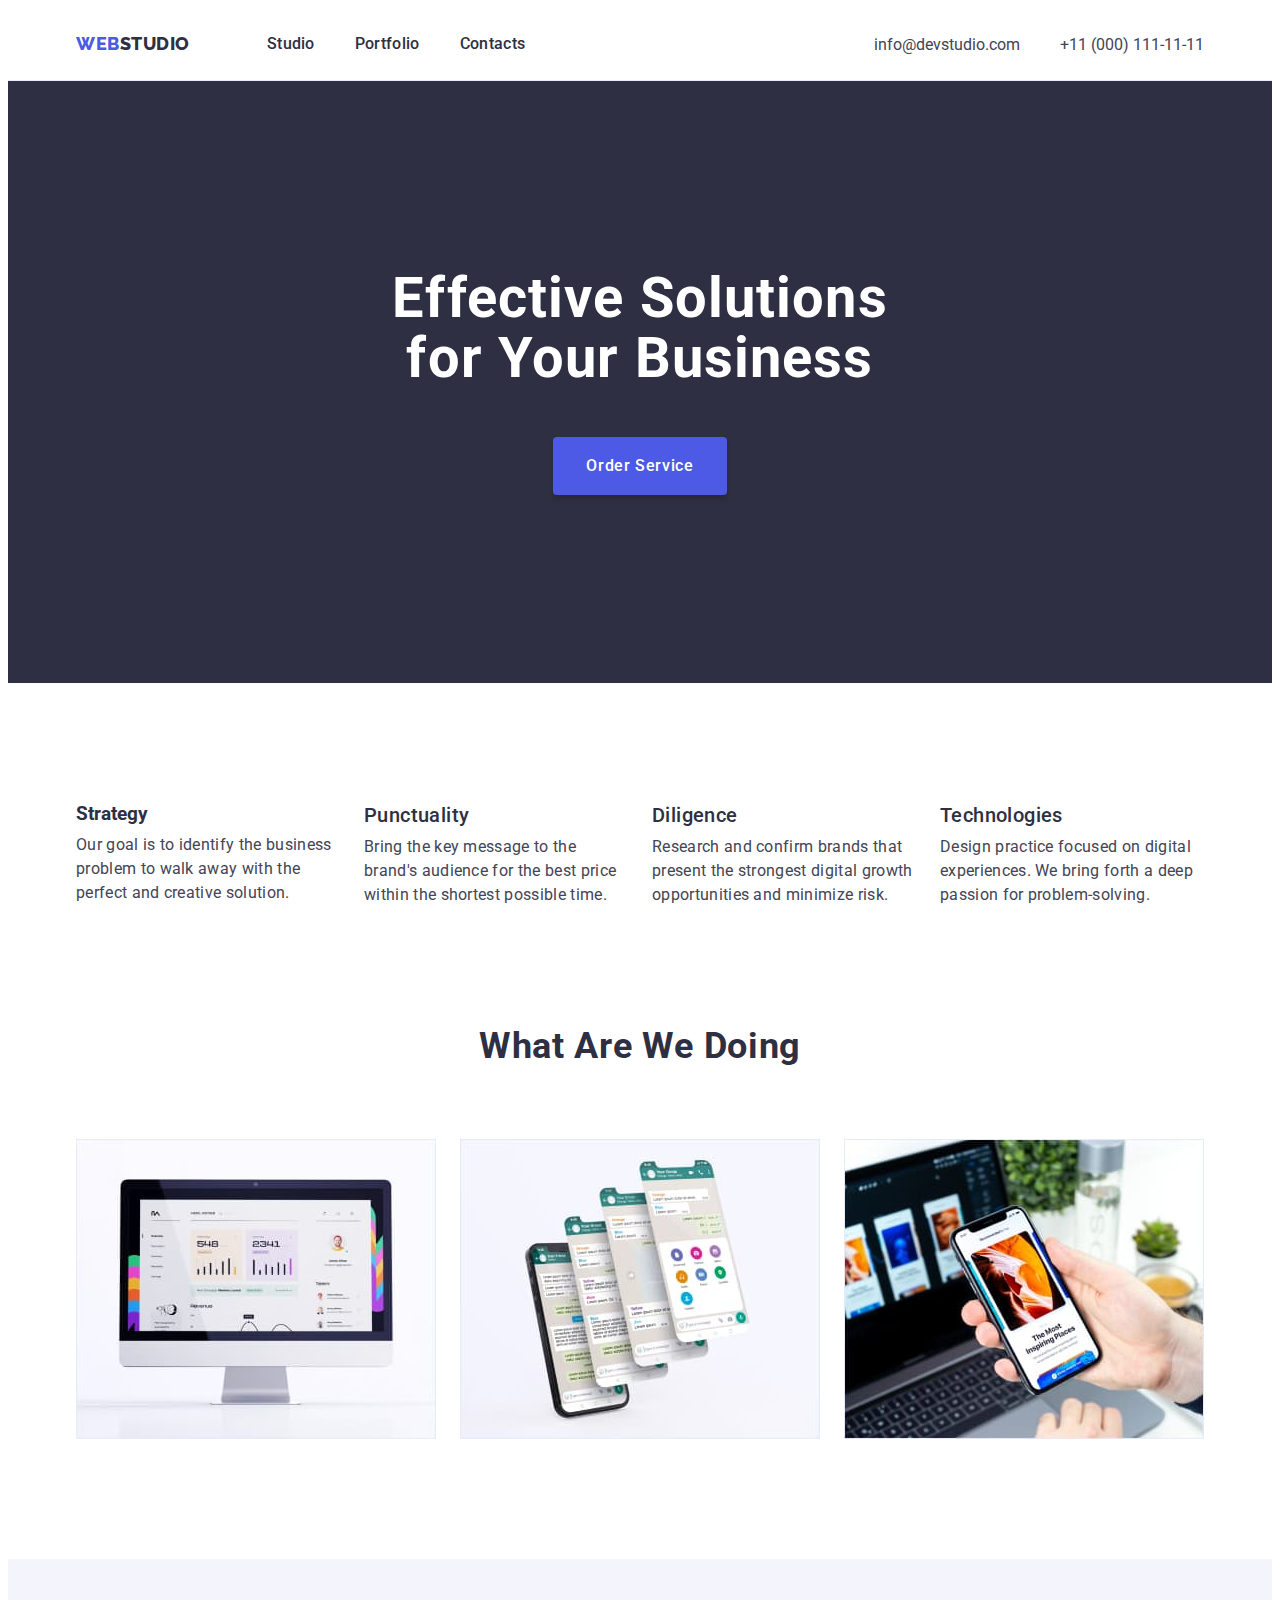
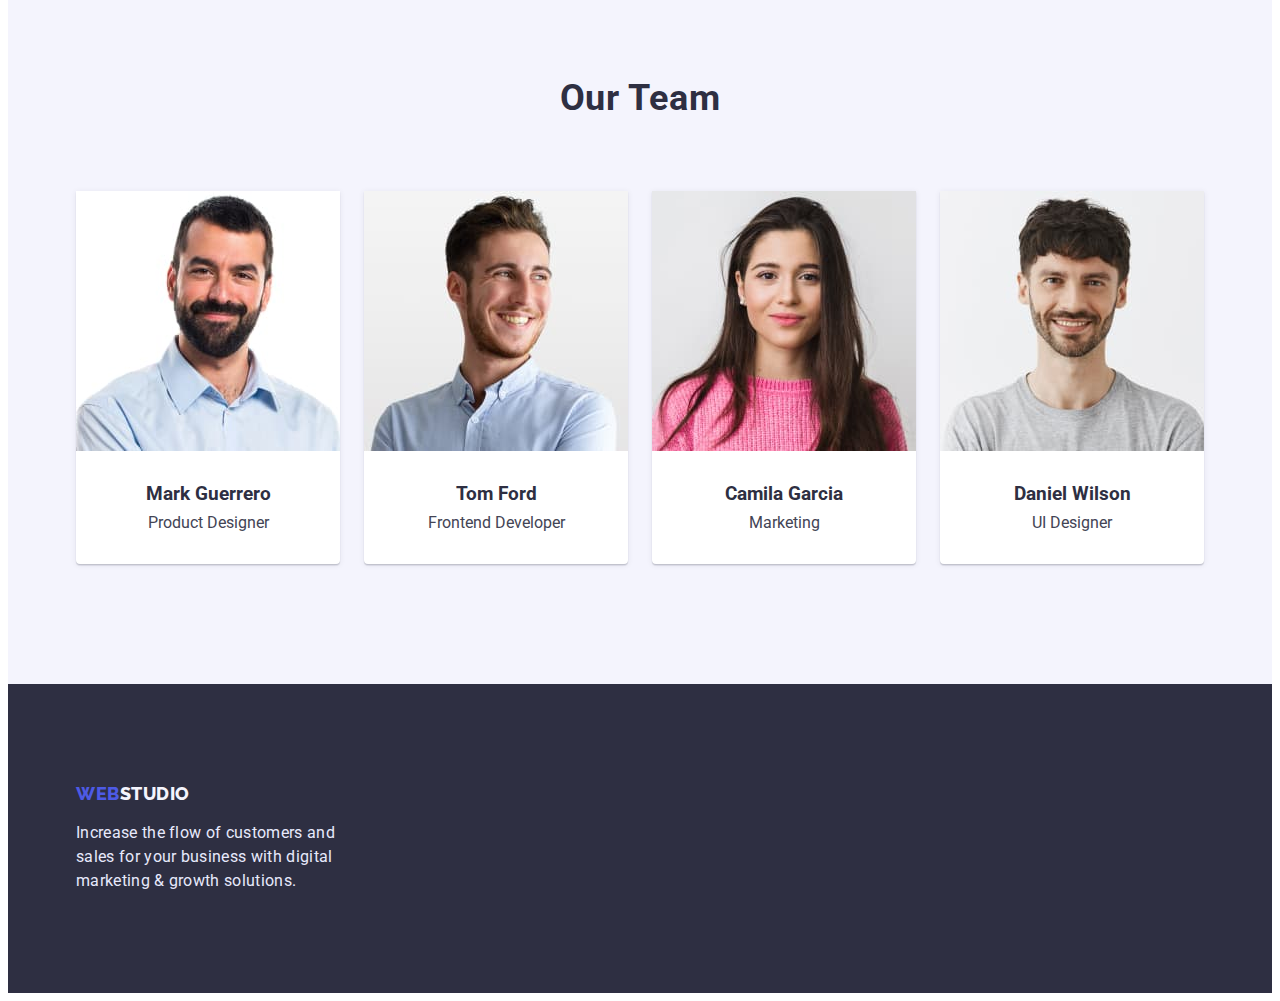
<file: index.html>
<!DOCTYPE html>
<html lang="en">
  <head>
    <meta charset="UTF-8" />
    <title>Web Studio</title>
    <link rel="preconnect" href="https://fonts.googleapis.com" />
    <link rel="preconnect" href="https://fonts.gstatic.com" crossorigin />
    <link
      href="https://fonts.googleapis.com/css2?family=Raleway:wght@800&family=Roboto:wght@400;500;700;900&display=swap"
      rel="stylesheet"
    />
    <link rel="preconnect" href="https://fonts.googleapis.com" />
    <link rel="preconnect" href="https://fonts.gstatic.com" crossorigin />
    <link
      href="https://fonts.googleapis.com/css2?family=Raleway:wght@800&family=Roboto:wght@400;500;700;900&display=swap"
      rel="stylesheet"
    />
    <link
      rel="stylesheet"
      href="https://cdnjs.cloudflare.com/ajax/libs/modern-normalize/1.1.0/modern-normalize.min.css"
      integrity="sha512-wpPYUAdjBVSE4KJnH1VR1HeZfpl1ub8YT/NKx4PuQ5NmX2tKuGu6U/JRp5y+Y8XG2tV+wKQpNHVUX03MfMFn9Q=="
      crossorigin="anonymous"
      referrerpolicy="no-referrer"
    />
    <link rel="stylesheet" href="./css/style.css" />
  </head>
  <body>
    <header class="header">
      <div class="conteiner header-flex">
        <nav class="header-nav">
          <a href="./index.html" class="header-logo logo"
            >Web<span class="nav-studio">Studio</span></a
          >
          <ul class="header-list list text">
            <li><a href="./index.html" class="link">Studio</a></li>
            <li><a href="./portfolio.html" class="link">Portfolio</a></li>
            <li><a href="" class="link">Contacts</a></li>
          </ul>
        </nav>
        <ul class="header-contact list">
          <li>
            <a href="mailto:info@devstudio.com" class="link"
              >info@devstudio.com</a
            >
          </li>
          <li>
            <a href="tel:+110001111111" class="link">+11 (000) 111-11-11</a>
          </li>
        </ul>
      </div>
    </header>
    <main>
      <section class="hero">
        <div class="conteiner">
          <h1 class="hero-title">Effective Solutions for Your Business</h1>
          <button type="button" class="hero-btn btn">Order Service</button>
        </div>
      </section>
      <section class="features section">
        <div class="conteiner">
          <h2 class="visually-hidden">Our qualities</h2>
          <ul class="features-list list">
            <li class="features-item">
              <h3 class="features-subtitle">Strategy</h3>
              <p class="features-text text">
                Our goal is to identify the business problem to walk away with
                the perfect and creative solution.
              </p>
            </li>
            <li class="features-item">
              <h3 class="features-subtitle subtitle">Punctuality</h3>
              <p class="features-text text">
                Bring the key message to the brand's audience for the best price
                within the shortest possible time.
              </p>
            </li>
            <li class="features-item">
              <h3 class="features-subtitle subtitle">Diligence</h3>
              <p class="features-text text">
                Research and confirm brands that present the strongest digital
                growth opportunities and minimize risk.
              </p>
            </li>
            <li class="features-item">
              <h3 class="features-subtitle subtitle">Technologies</h3>
              <p class="features-text text">
                Design practice focused on digital experiences. We bring forth a
                deep passion for problem-solving.
              </p>
            </li>
          </ul>
        </div>
      </section>
      <section class="pic section">
        <div class="conteiner">
          <h2 class="pic-title title">What are we doing</h2>
          <ul class="pic-list list">
            <li class="pic-item">
              <img
                src="./images/img1/monitor.jpg"
                alt="the monitor displays a graph"
                width="360"
                height="300"
              />
            </li>
            <li class="pic-item">
              <img
                src="./images/img1/messeger.jpg"
                alt="the phone displays a message"
                width="360"
                height="300"
              />
            </li>
            <li class="pic-item">
              <img
                src="./images/img1/phone.jpg"
                alt="phone is held in hands"
                width="360"
                height="300"
              />
            </li>
          </ul>
        </div>
      </section>
      <section class="cards section">
        <div class="conteiner">
          <h2 class="cards-title title">Our Team</h2>
          <ul class="cards-list list">
            <li>
              <img
                src="./images/img1/designer.jpg"
                alt="Mark Guerrero"
                width="264"
                height="260"
              />
              <div class="cards-block">
                <h3 class="cards-subtitle">Mark Guerrero</h3>
                <p class="cards-text">Product Designer</p>
              </div>
            </li>

            <li>
              <img
                src="./images/img1/frontend.jpg"
                alt="Tom Ford"
                width="264"
                height="260"
              />
              <div class="cards-block">
                <h3 class="cards-subtitle">Tom Ford</h3>
                <p class="cards-text">Frontend Developer</p>
              </div>
            </li>
            <li>
              <img
                src="./images/img1/marketing.jpg"
                alt="Camila Garcia"
                width="264"
                height="260"
              />
              <div class="cards-block">
                <h3 class="cards-subtitle">Camila Garcia</h3>
                <p class="cards-text">Marketing</p>
              </div>
            </li>
            <li>
              <img
                src="./images/img1/ui.jpg"
                alt="Daniel Wilson"
                width="264"
                height="260"
              />
              <div class="cards-block">
                <h3 class="cards-subtitle">Daniel Wilson</h3>
                <p class="cards-text">UI Designer</p>
              </div>
            </li>
          </ul>
        </div>
      </section>
    </main>
    <footer class="footer">
      <div class="conteiner">
        <a href="./index.html" class="footer-logo logo"
          >Web<span class="footer-studio">Studio</span></a
        >
        <p class="footer-text text">
          Increase the flow of customers and sales for your business with
          digital marketing & growth solutions.
        </p>
      </div>
    </footer>
  </body>
</html>
</file>
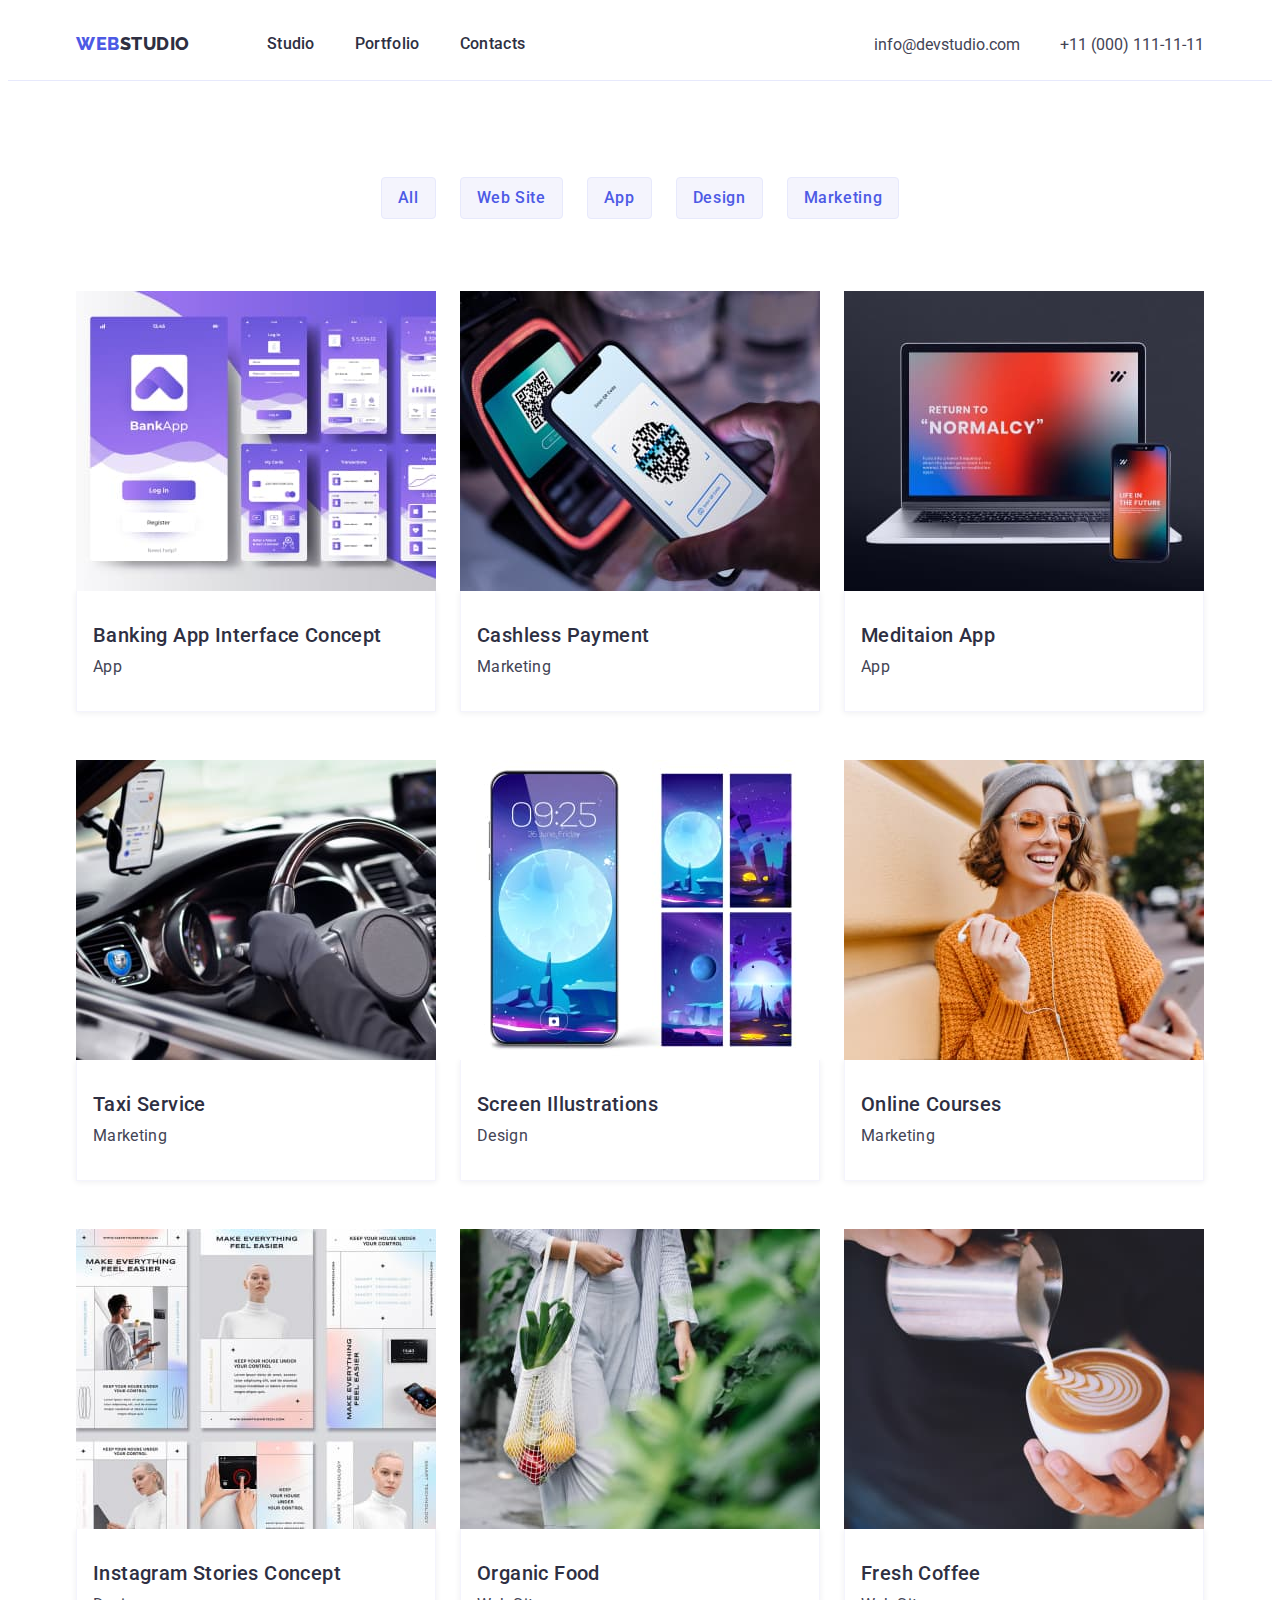
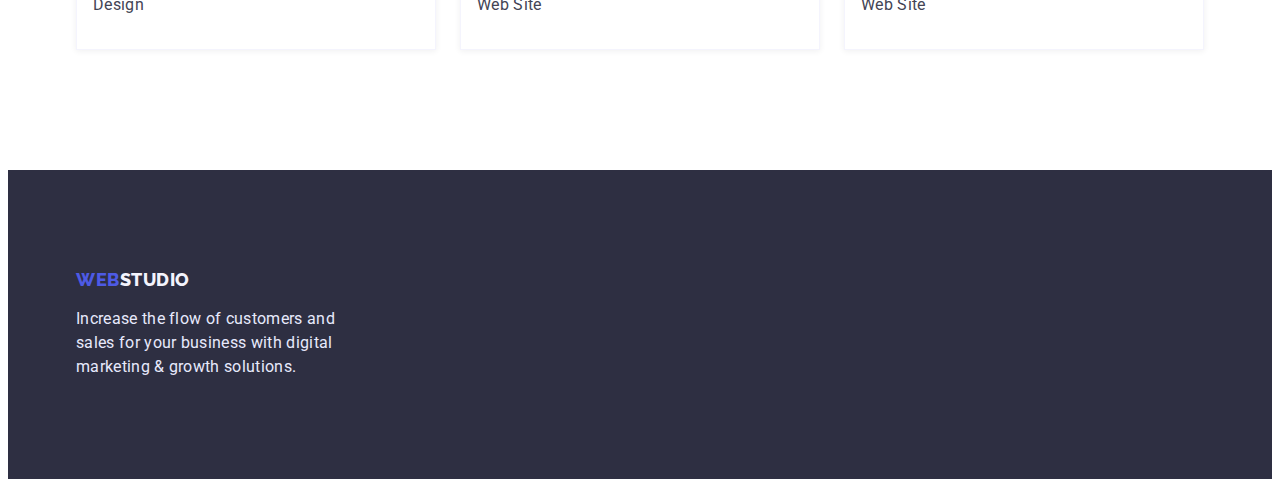
<file: portfolio.html>
<!DOCTYPE html>
<html lang="en">
  <head>
    <meta charset="UTF-8" />
    <meta http-equiv="X-UA-Compatible" content="IE=edge" />
    <meta name="viewport" content="width=device-width, initial-scale=1.0" />
    <title>Portfolio</title>
    <link rel="preconnect" href="https://fonts.googleapis.com" />
    <link rel="preconnect" href="https://fonts.gstatic.com" crossorigin />
    <link
      href="https://fonts.googleapis.com/css2?family=Raleway:wght@800&family=Roboto:wght@400;500;700;900&display=swap"
      rel="stylesheet"
    />
    <link rel="preconnect" href="https://fonts.googleapis.com" />
    <link rel="preconnect" href="https://fonts.gstatic.com" crossorigin />
    <link
      href="https://fonts.googleapis.com/css2?family=Raleway:wght@800&family=Roboto:wght@400;500;700;900&display=swap"
      rel="stylesheet"
    />
    <link
      rel="stylesheet"
      href="https://cdnjs.cloudflare.com/ajax/libs/modern-normalize/1.1.0/modern-normalize.min.css"
      integrity="sha512-wpPYUAdjBVSE4KJnH1VR1HeZfpl1ub8YT/NKx4PuQ5NmX2tKuGu6U/JRp5y+Y8XG2tV+wKQpNHVUX03MfMFn9Q=="
      crossorigin="anonymous"
      referrerpolicy="no-referrer"
    />
    <link rel="stylesheet" href="./css/style.css" />
  </head>
  <body>
    <header class="header">
      <div class="conteiner header-flex">
        <nav class="header-nav">
          <a href="./index.html" class="header-logo logo"
            >Web<span class="nav-studio">Studio</span></a
          >
          <ul class="header-list list text">
            <li><a href="./index.html" class="link">Studio</a></li>
            <li><a href="./portfolio.html" class="link">Portfolio</a></li>
            <li><a href="" class="link">Contacts</a></li>
          </ul>
        </nav>
        <ul class="header-contact list">
          <li>
            <a href="mailto:info@devstudio.com" class="link"
              >info@devstudio.com</a
            >
          </li>
          <li>
            <a href="tel:+110001111111" class="link">+11 (000) 111-11-11</a>
          </li>
        </ul>
      </div>
    </header>
    <main>
      <section class="main section">
        <div class="conteiner">
          <h1 class="visually-hidden">Portfolio</h1>
          <ul class="main-menu list">
            <li>
              <button type="button" class="main-btn btn">All</button>
            </li>
            <li>
              <button type="button" class="main-btn btn">Web Site</button>
            </li>
            <li>
              <button type="button" class="main-btn btn">App</button>
            </li>
            <li><button type="button" class="main-btn btn">Design</button></li>
            <li>
              <button type="button" class="main-btn btn">Marketing</button>
            </li>
          </ul>
          <ul class="main-list list">
            <li class="main-item">
              <img
                src="./images/img2/program.jpg"
                alt="program"
                width="360"
                height="300"
              />
              <div class="main-block">
                <h2 class="main-subtitle subtitle">
                  Banking App Interface Concept
                </h2>
                <p class="main-text text">App</p>
              </div>
            </li>
            <li class="main-item">
              <img
                src="./images/img2/payment.jpg"
                alt="payment"
                width="360"
                height="300"
              />
              <div class="main-block">
                <h2 class="main-subtitle subtitle">Cashless Payment</h2>
                <p class="main-text text">Marketing</p>
              </div>
            </li>
            <li class="main-item">
              <img
                src="./images/img2/laptop.jpg"
                alt="laptop"
                width="360"
                height="300"
              />
              <div class="main-block">
                <h2 class="main-subtitle subtitle">Meditaion App</h2>
                <p class="main-text text">App</p>
              </div>
            </li>
            <li class="main-item">
              <img
                src="./images/img2/taxi.jpg"
                alt="taxi"
                width="360"
                height="300"
              />
              <div class="main-block">
                <h2 class="main-subtitle subtitle">Taxi Service</h2>
                <p class="main-text text">Marketing</p>
              </div>
            </li>
            <li class="main-item">
              <img
                src="./images/img2/phone.jpg"
                alt="phone"
                width="360"
                height="300"
              />
              <div class="main-block">
                <h2 class="main-subtitle subtitle">Screen Illustrations</h2>
                <p class="main-text text">Design</p>
              </div>
            </li>
            <li class="main-item">
              <img
                src="./images/img2/girl_phone.jpg"
                alt="girl and phone"
                width="360"
                height="300"
              />
              <div class="main-block">
                <h2 class="main-subtitle subtitle">Online Courses</h2>
                <p class="main-text text">Marketing</p>
              </div>
            </li>
            <li class="main-item">
              <img
                src="./images/img2/instagram.jpg"
                alt="instagram"
                width="360"
                height="300"
              />
              <div class="main-block">
                <h2 class="main-subtitle subtitle">
                  Instagram Stories Concept
                </h2>
                <p class="main-text text">Design</p>
              </div>
            </li>
            <li class="main-item">
              <img
                src="./images/img2/food.jpg"
                alt="food"
                width="360"
                height="300"
              />
              <div class="main-block">
                <h2 class="main-subtitle subtitle">Organic Food</h2>
                <p class="main-text text">Web Site</p>
              </div>
            </li>
            <li class="main-item">
              <img
                src="./images/img2/coffee.jpg"
                alt="coffee"
                width="360"
                height="300"
              />
              <div class="main-block">
                <h2 class="main-subtitle subtitle">Fresh Coffee</h2>
                <p class="main-text text">Web Site</p>
              </div>
            </li>
          </ul>
        </div>
      </section>
    </main>
    <footer class="footer">
      <div class="conteiner">
        <a href="./index.html" class="footer-logo logo"
          >Web<span class="footer-studio">Studio</span></a
        >
        <p class="footer-text text">
          Increase the flow of customers and sales for your business with
          digital marketing & growth solutions.
        </p>
      </div>
    </footer>
  </body>
</html>
</file>
<file: css/style.css>
:root {
  --text-color: #434455;
  --dark-color: #2e2f42;
  --accent-color: #e7e9fc;
  --white-color: #ffffff;
  --primary-brend-color: #4d5ae5;
  --hover-color: #404bbf;
  --light-color: #f4f4fd;
}
html {
  box-sizing: border-box;
}
*,
*::before,
*::after {
  box-sizing: inherit;
}
body {
  font-family: 'roboto', sans-serif;
  color: var(--text-color);
}
h1,
h2,
h3,
h4,
h5,
h6,
p {
  margin: 0;
}
ul {
  margin: 0;
  padding-left: 0;
}
img {
  display: block;
  min-width: 100%;
}
.visually-hidden {
  position: absolute;
  width: 1px;
  height: 1px;
  margin: -1px;
  border: 0;
  padding: 0;

  white-space: nowrap;
  clip-path: inset(100%);
  clip: rect(0 0 0 0);
  overflow: hidden;
}
.conteiner {
  width: 1158px;
  padding-right: 15px;
  padding-left: 15px;
  margin: 0 auto;
}
.list {
  list-style: none;
  padding: 0;
  margin: 0;
}
.link {
  text-decoration: none;
}
.title {
  margin-bottom: 72px;
  text-align: center;

  font-size: 36px;
  line-height: 1.11;
  letter-spacing: 0.02em;
  text-transform: capitalize;
  color: var(--dark-color);
}
.subtitle {
  font-weight: 500;
  font-size: 20px;
  line-height: 1.2;
  letter-spacing: 0.02em;
}
.text {
  font-size: 16px;
  line-height: 1.5;
  letter-spacing: 0.02em;
}
.btn {
  display: inline-block;

  font-family: inherit;
  font-weight: 500;
  font-size: 16px;
  line-height: 1.5;
  letter-spacing: 0.04em;
  cursor: pointer;

  border-radius: 4px;
  border: 1px solid transparent;
}
.section {
  padding-top: 120px;
  padding-bottom: 120px;
}

/*-----------header--------------*/
.header-flex {
  display: flex;
}
.header {
  border-bottom: 1px solid var(--accent-color);
}
.header-nav {
  display: flex;
  margin-right: auto;
}
.header-list {
  display: flex;
  align-items: center;
  gap: 40px;
}
.logo {
  display: block;
  margin-right: 77px;
  padding-top: 24px;
  padding-bottom: 24px;

  font-family: 'Raleway', sans-serif;
  font-weight: 800;
  font-size: 18px;
  line-height: 1.33;
  letter-spacing: 0.03em;
  text-transform: uppercase;
  text-decoration: none;

  color: var(--primary-brend-color);
}
.nav-studio {
  color: var(--dark-color);
}
.header-contact {
  display: flex;
  align-items: center;
  gap: 40px;
}
.header-list .link {
  display: block;
  padding-top: 24px;
  padding-bottom: 24px;

  font-weight: 500;
  font-size: 16px;
  line-height: 1.5;
  letter-spacing: 0.02em;

  color: var(--dark-color);
}
.header-list .link:hover,
.header-list .link:focus {
  color: var(--primary-brend-color);
}
.header-list .link:active {
  color: var(--text-color);
}
.header-contact .link {
  display: block;
  padding-top: 24px;
  padding-bottom: 24px;

  color: var(--text-color);
}
.header-contact .link:hover,
.header-contact .link:focus {
  color: var(--primary-brend-color);
}
/*------------------hero-------------*/
.hero {
  padding-top: 188px;
  padding-bottom: 188px;
  margin-right: auto;
  text-align: center;

  background-color: var(--dark-color);
}
.hero-title {
  margin: 0 auto;
  margin-bottom: 48px;
  max-width: 498px;

  font-size: 56px;
  line-height: 1.07;
  letter-spacing: 0.02em;

  color: var(--white-color);
}
.hero-btn {
  padding: 16px 32px;
  min-width: 170px;
  text-align: center;

  color: var(--white-color);
  background-color: var(--primary-brend-color);
  box-shadow: 0px 4px 4px rgba(0, 0, 0, 0.15);
}
.hero-btn:hover,
.hero-btn:focus {
  background-color: var(--hover-color);
}
/*----------------features-------------*/
.features {
}
.features-list {
  display: flex;
  flex-wrap: nowrap;
  gap: 24px;
}
.features-item {
  min-width: 264px;
}
.features-subtitle {
  color: var(--dark-color);
  margin-bottom: 8px;
}
.features-text {
}
/*----------------picture-------------*/
.pic {
  padding-top: 0;
}
.pic-title {
}
.pic-list {
  display: flex;
  flex-wrap: nowrap;
  gap: 24px;
  justify-content: space-between;
}
.pic-item {
  flex-basis: calc((100% - 48px) / 3);
}
/*----------------cards-------------*/
.cards {
  background-color: var(--light-color);
}
.cards-title {
}
.cards-block {
  padding-top: 32px;
  padding-bottom: 32px;
  text-align: center;
}
.cards-subtitle {
  color: var(--dark-color);
  margin-bottom: 8px;
}
.cards-list {
  display: flex;
  flex-wrap: nowrap;
  gap: 24px;
  justify-content: space-between;
}
.cards-list > li {
  flex-basis: calc((100% - 72px) / 4);

  background: var(--white-color);
  box-shadow: 0px 1px 6px rgba(46, 47, 66, 0.08),
    0px 1px 1px rgba(46, 47, 66, 0.16), 0px 2px 1px rgba(46, 47, 66, 0.08);
  border-radius: 0px 0px 4px 4px;
}
.cards-text {
}
/*----------------footer-------------*/
.footer {
  padding-top: 100px;
  padding-bottom: 100px;

  background-color: var(--dark-color);
}
.footer-logo {
  margin-bottom: 16px;
  margin-right: 0;
  padding-top: 0;
  padding-bottom: 0;

  line-height: 1.16;
}
.footer-studio {
  color: var(--light-color);
}
.footer-text {
  color: var(--accent-color);
  max-width: 264px;
}
/*----------------PORTFOLIO-------------*/
.main {
  padding-top: 96px;
}
.main-list {
  display: flex;
  margin: 0;
  padding: 0;
  flex-wrap: wrap;
  gap: 24px;
  row-gap: 48px;
}
.main-menu {
  display: flex;
  flex-wrap: nowrap;
  justify-content: center;
  gap: 24px;
  margin-bottom: 72px;
}

.main-btn {
  padding: 8px 16px;
  text-align: center;

  color: var(--primary-brend-color);
  background-color: var(--light-color);
  border: 1px solid #e7e9fc;
}
.main-block {
  padding-top: 32px;
  padding-bottom: 32px;
  padding-left: 16px;
  border: 0.5px solid var(--light-color);
  box-shadow: 0px 1px 6px rgba(46, 47, 66, 0.08);
  border-top: transparent;
}
.main-item {
}
.main-btn:hover,
.main-btn:focus {
  color: var(--white-color);
  background-color: var(--hover-color);
}
.main-list {
}
.main-list > .main-item {
  flex-basis: calc((100% - 48px) / 3);
}
.main-subtitle {
  color: var(--dark-color);
  margin-bottom: 8px;
}
.main-text {
}
</file>
